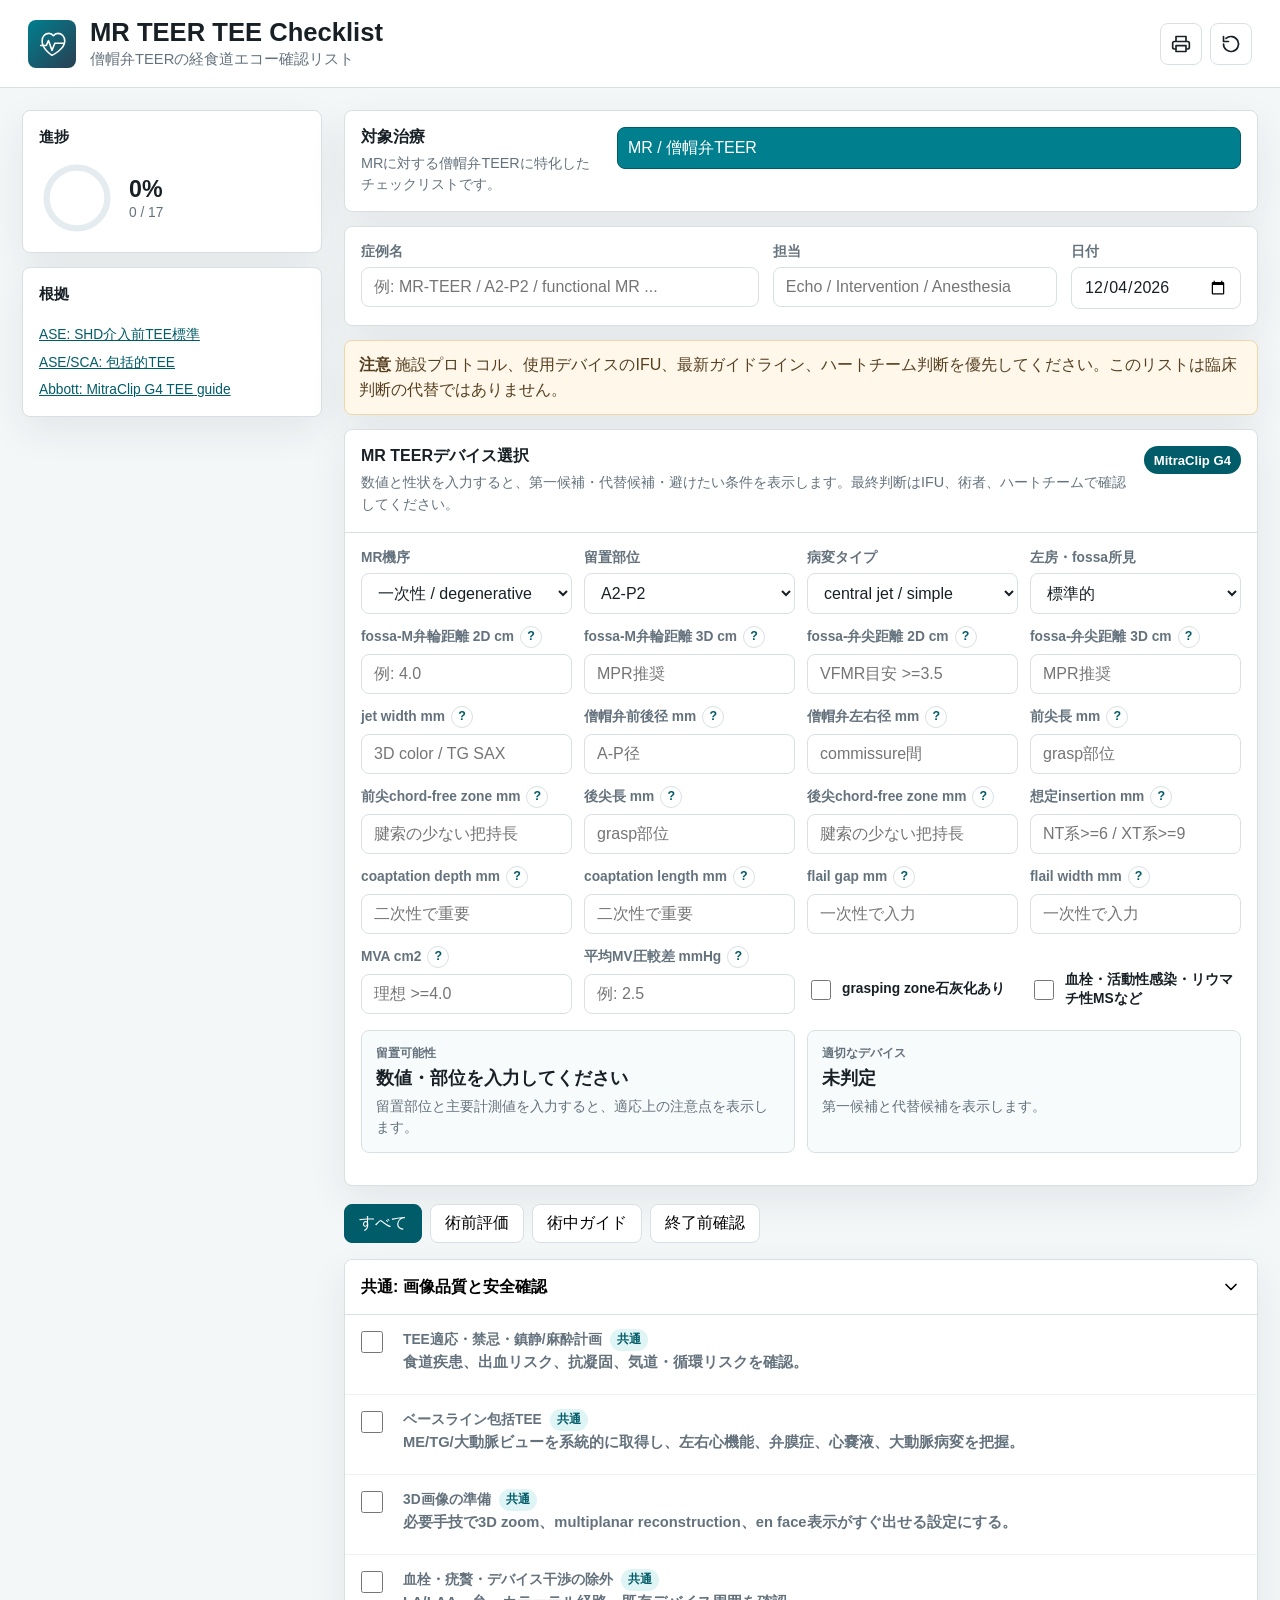
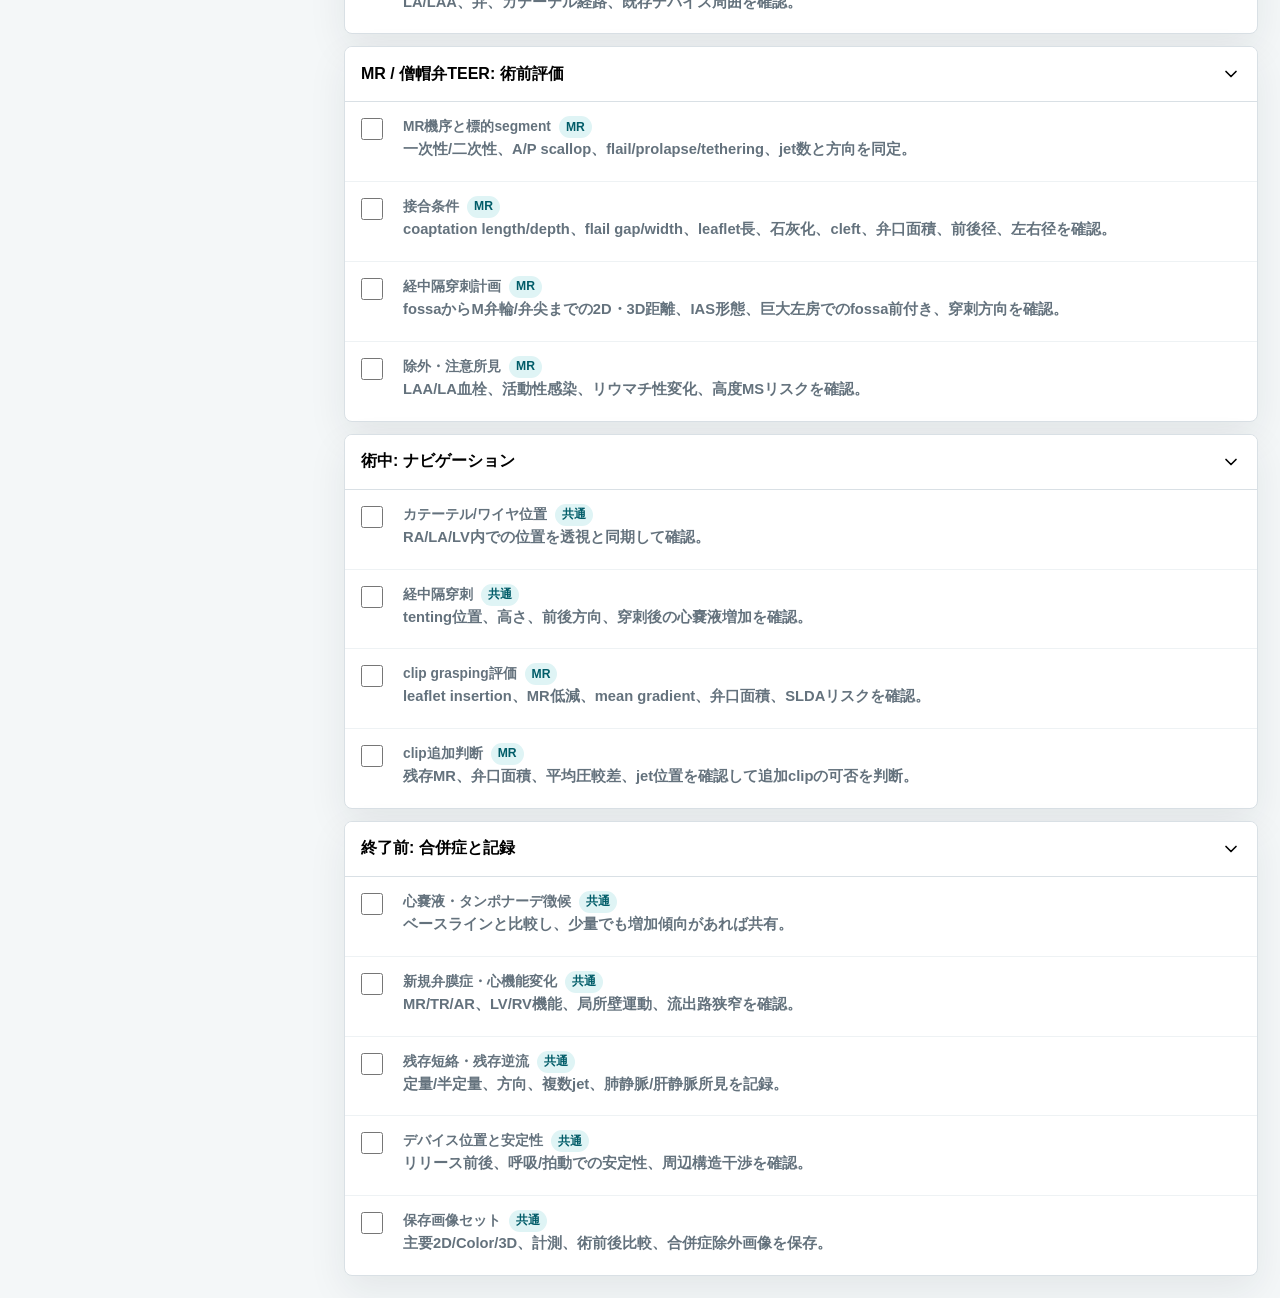
<file: index.html>
<!doctype html>
<html lang="ja">
  <head>
    <meta charset="utf-8" />
    <meta name="viewport" content="width=device-width, initial-scale=1" />
    <meta name="theme-color" content="#007f8f" />
    <meta name="apple-mobile-web-app-capable" content="yes" />
    <meta name="apple-mobile-web-app-title" content="SHD TEE" />
    <title>MR TEER TEE Checklist</title>
    <link rel="manifest" href="manifest.webmanifest" />
    <link rel="stylesheet" href="styles.css" />
  </head>
  <body>
    <header class="topbar">
      <div class="brand">
        <div class="mark" aria-hidden="true">
          <svg viewBox="0 0 48 48" role="img">
            <path d="M24 40s-14-8.6-14-20.4C10 13.4 14.1 9 19.6 9c3.1 0 5.1 1.5 6.4 3.3C27.3 10.5 29.3 9 32.4 9 37.9 9 42 13.4 42 19.6 42 31.4 24 40 24 40z" />
            <path d="M8 26h8l3-7 5 14 4-10h12" />
          </svg>
        </div>
        <div>
          <h1>MR TEER TEE Checklist</h1>
          <p>僧帽弁TEERの経食道エコー確認リスト</p>
        </div>
      </div>
      <div class="actions">
        <button id="printBtn" class="icon-button" type="button" aria-label="印刷">
          <svg viewBox="0 0 24 24" aria-hidden="true"><path d="M6 9V3h12v6M6 18H4a2 2 0 0 1-2-2v-5a2 2 0 0 1 2-2h16a2 2 0 0 1 2 2v5a2 2 0 0 1-2 2h-2M6 14h12v7H6z"/></svg>
        </button>
        <button id="resetBtn" class="icon-button danger" type="button" aria-label="リセット">
          <svg viewBox="0 0 24 24" aria-hidden="true"><path d="M3 12a9 9 0 1 0 3-6.7M3 3v6h6"/></svg>
        </button>
      </div>
    </header>

    <main class="layout">
      <aside class="sidebar" aria-label="進捗と根拠">
        <section class="panel compact">
          <h2>進捗</h2>
          <div class="progress-ring" aria-live="polite">
            <svg viewBox="0 0 120 120" aria-hidden="true">
              <circle class="track" cx="60" cy="60" r="48"></circle>
              <circle id="progressArc" class="arc" cx="60" cy="60" r="48"></circle>
            </svg>
            <div>
              <strong id="progressText">0%</strong>
              <span id="progressCount">0 / 0</span>
            </div>
          </div>
        </section>
        <section class="panel compact references">
          <h2>根拠</h2>
          <a href="https://www.asecho.org/guideline/tee-screening-for-structural-heart-intervention/" target="_blank" rel="noreferrer">ASE: SHD介入前TEE標準</a>
          <a href="https://www.asecho.org/guideline/comprehensive-tee/" target="_blank" rel="noreferrer">ASE/SCA: 包括的TEE</a>
          <a href="https://www.structuralheart.abbott/int/fileadmin/content/Solutions-Products/Mitraclip/MitraClip_G4_TEE_Echo_Acquisition_Guide_MAT-2004722_v2.0_OUS.pdf" target="_blank" rel="noreferrer">Abbott: MitraClip G4 TEE guide</a>
        </section>
      </aside>

      <section class="workspace">
        <section class="procedure-panel">
          <div>
            <h2>対象治療</h2>
            <p>MRに対する僧帽弁TEERに特化したチェックリストです。</p>
          </div>
          <div id="procedureList" class="procedure-list"></div>
        </section>

        <section class="summary">
          <div>
            <label for="caseName">症例名</label>
            <input id="caseName" type="text" placeholder="例: MR-TEER / A2-P2 / functional MR ..." />
          </div>
          <div>
            <label for="operator">担当</label>
            <input id="operator" type="text" placeholder="Echo / Intervention / Anesthesia" />
          </div>
          <div>
            <label for="caseDate">日付</label>
            <input id="caseDate" type="date" />
          </div>
        </section>

        <div class="notice">
          <strong>注意</strong>
          施設プロトコル、使用デバイスのIFU、最新ガイドライン、ハートチーム判断を優先してください。このリストは臨床判断の代替ではありません。
        </div>

        <section id="teerPlanner" class="planner" aria-live="polite">
          <div class="planner-head">
            <div>
              <h2 id="plannerTitle">デバイス選択</h2>
              <p id="plannerIntro">数値と留置部位から、第一候補・代替候補・避けたい条件を表示します。最終判断はIFU、術者、ハートチームで確認してください。</p>
            </div>
            <span id="plannerDevice" class="device-pill">MitraClip G4</span>
          </div>

          <div id="mitralPlanner" class="planner-body">
            <div class="form-grid">
              <div>
                <label for="mrEtiology">MR機序</label>
                <select id="mrEtiology" data-plan-field="mrEtiology">
                  <option value="primary">一次性 / degenerative</option>
                  <option value="vfmr">VFMR / ventricular functional</option>
                  <option value="afmr">AFMR / atrial functional</option>
                  <option value="secondary">二次性 / functional</option>
                </select>
              </div>
              <div>
                <label for="mvTarget">留置部位</label>
                <select id="mvTarget" data-plan-field="mvTarget">
                  <option value="a2p2">A2-P2</option>
                  <option value="a1p1">A1-P1</option>
                  <option value="a3p3">A3-P3</option>
                  <option value="commissure">交連近傍</option>
                  <option value="cleft">cleft / perforation近傍</option>
                </select>
              </div>
              <div>
                <label for="mrLesion">病変タイプ</label>
                <select id="mrLesion" data-plan-field="mrLesion">
                  <option value="simple">central jet / simple</option>
                  <option value="flail">flail / prolapse</option>
                  <option value="wide">wide jet / multiple jet</option>
                  <option value="tethering">tethering優位</option>
                  <option value="calcified">石灰化・肥厚あり</option>
                </select>
              </div>
              <div>
                <label for="laFossaPattern">左房・fossa所見</label>
                <select id="laFossaPattern" data-plan-field="laFossaPattern">
                  <option value="standard">標準的</option>
                  <option value="largeLa">巨大左房 / AFMR疑い</option>
                  <option value="anteriorFossa">fossa前付き</option>
                  <option value="lowFossa">fossa低位</option>
                  <option value="aneurysmalSeptum">IAS瘤状 / floppy</option>
                </select>
              </div>
              <div>
                <div class="label-help-row">
                  <label for="fossaAnnulus2d" class="with-help">fossa-M弁輪距離 2D cm</label>
                  <details class="inline-help" data-help-field="fossaAnnulus2d"><summary aria-label="fossaからM弁輪までの2D距離">?</summary><div class="inline-help-card text-only"><p><strong>fossa-M弁輪距離 2D</strong><br>ME bicavalでtenting位置を決め、orthogonal viewで僧帽弁輪平面までの高さをcmで見ます。TEERではmmではなくcm単位で扱います。</p></div></details>
                </div>
                <input id="fossaAnnulus2d" data-plan-field="fossaAnnulus2d" type="number" min="0" step="0.1" placeholder="例: 4.0" />
              </div>
              <div>
                <div class="label-help-row">
                  <label for="fossaAnnulus3d" class="with-help">fossa-M弁輪距離 3D cm</label>
                  <details class="inline-help" data-help-field="fossaAnnulus3d"><summary aria-label="fossaからM弁輪までの3D距離">?</summary><div class="inline-help-card text-only"><p><strong>fossa-M弁輪距離 3D</strong><br>3D/MPRでtenting点から僧帽弁輪平面までの距離を確認します。2Dと差がある場合は3Dで前後・上下方向を再確認します。</p></div></details>
                </div>
                <input id="fossaAnnulus3d" data-plan-field="fossaAnnulus3d" type="number" min="0" step="0.1" placeholder="MPR推奨" />
              </div>
              <div>
                <div class="label-help-row">
                  <label for="fossaLeaflet2d" class="with-help">fossa-弁尖距離 2D cm</label>
                  <details class="inline-help" data-help-field="fossaLeaflet2d"><summary aria-label="fossaから弁尖までの2D距離">?</summary><div class="inline-help-card text-only"><p><strong>fossa-弁尖距離 2D</strong><br>tenting点から標的coaptation/弁尖把持部位までの作業距離をcmで見ます。VFMRでは3.5 cm以上をひとつの目安にします。</p></div></details>
                </div>
                <input id="fossaLeaflet2d" data-plan-field="fossaLeaflet2d" type="number" min="0" step="0.1" placeholder="VFMR目安 >=3.5" />
              </div>
              <div>
                <div class="label-help-row">
                  <label for="fossaLeaflet3d" class="with-help">fossa-弁尖距離 3D cm</label>
                  <details class="inline-help" data-help-field="fossaLeaflet3d"><summary aria-label="fossaから弁尖までの3D距離">?</summary><div class="inline-help-card text-only"><p><strong>fossa-弁尖距離 3D</strong><br>3D/MPRでtenting点から標的弁尖までの距離と軸を確認します。弁尖まで3.5 cm未満ではsteering余裕が少ない可能性があります。</p></div></details>
                </div>
                <input id="fossaLeaflet3d" data-plan-field="fossaLeaflet3d" type="number" min="0" step="0.1" placeholder="MPR推奨" />
              </div>
              <div>
                <div class="label-help-row">
                  <label for="mrJetWidth" class="with-help">jet width mm</label>
                  <details class="inline-help" data-help-field="mrJetWidth"><summary aria-label="MR jet widthの測定位置">?</summary><div class="inline-help-card text-only"><p><strong>MR jet width</strong><br>color Dopplerで標的jetの幅を、leaflet接合線に近い位置で測ります。広いjetや複数jetではwide clipや複数clipを考えます。</p></div></details>
                </div>
                <input id="mrJetWidth" data-plan-field="mrJetWidth" type="number" min="0" step="0.1" placeholder="3D color / TG SAX" />
              </div>
              <div>
                <div class="label-help-row">
                  <label for="mvApDiameter" class="with-help">僧帽弁前後径 mm</label>
                  <details class="inline-help" data-help-field="mvApDiameter"><summary aria-label="僧帽弁前後径の測定位置">?</summary><div class="inline-help-card text-only"><p><strong>僧帽弁前後径</strong><br>3D en faceまたはMPRで僧帽弁輪の前後方向を測ります。弁口が小さい場合は術後MSリスクを意識します。</p></div></details>
                </div>
                <input id="mvApDiameter" data-plan-field="mvApDiameter" type="number" min="0" step="0.1" placeholder="A-P径" />
              </div>
              <div>
                <div class="label-help-row">
                  <label for="mvCommissuralDiameter" class="with-help">僧帽弁左右径 mm</label>
                  <details class="inline-help" data-help-field="mvCommissuralDiameter"><summary aria-label="僧帽弁左右径の測定位置">?</summary><div class="inline-help-card text-only"><p><strong>僧帽弁左右径</strong><br>3D en faceまたはMPRで交連間方向を測ります。wide clipや複数clipを置く余地の確認に使います。</p></div></details>
                </div>
                <input id="mvCommissuralDiameter" data-plan-field="mvCommissuralDiameter" type="number" min="0" step="0.1" placeholder="commissure間" />
              </div>
              <div>
                <div class="label-help-row">
                  <label for="anteriorLeaflet" class="with-help">前尖長 mm</label>
                  <details class="inline-help" data-help-field="anteriorLeaflet"><summary aria-label="前尖長の測定位置">?</summary><div class="inline-help-card text-only"><p><strong>前尖長</strong><br>grasp予定部位で、自由縁から弁尖基部方向へ使える長さを見ます。短いと把持量が不足します。</p></div></details>
                </div>
                <input id="anteriorLeaflet" data-plan-field="anteriorLeaflet" type="number" min="0" step="0.1" placeholder="grasp部位" />
              </div>
              <div>
                <div class="label-help-row">
                  <label for="anteriorChordFreeZone" class="with-help">前尖chord-free zone mm</label>
                  <details class="inline-help" data-help-field="anteriorChordFreeZone"><summary aria-label="前尖chord-free zoneの測定位置">?</summary><div class="inline-help-card text-only"><p><strong>前尖chord-free zone</strong><br>前尖の把持予定部位で、太い腱索が少なくclip armに安全に入れられる長さを見ます。短い場合はXT系よりNT系を優先し、腱索巻き込みを避けます。</p></div></details>
                </div>
                <input id="anteriorChordFreeZone" data-plan-field="anteriorChordFreeZone" type="number" min="0" step="0.1" placeholder="腱索の少ない把持長" />
              </div>
              <div>
                <div class="label-help-row">
                  <label for="posteriorLeaflet" class="with-help">後尖長 mm</label>
                  <details class="inline-help" data-help-field="posteriorLeaflet"><summary aria-label="後尖長の測定位置">?</summary><div class="inline-help-card text-only"><p><strong>後尖長</strong><br>grasp予定部位で、自由縁から弁尖基部方向へ使える長さを見ます。後尖が短い病変ではclip保持に注意します。</p></div></details>
                </div>
                <input id="posteriorLeaflet" data-plan-field="posteriorLeaflet" type="number" min="0" step="0.1" placeholder="grasp部位" />
              </div>
              <div>
                <div class="label-help-row">
                  <label for="posteriorChordFreeZone" class="with-help">後尖chord-free zone mm</label>
                  <details class="inline-help" data-help-field="posteriorChordFreeZone"><summary aria-label="後尖chord-free zoneの測定位置">?</summary><div class="inline-help-card text-only"><p><strong>後尖chord-free zone</strong><br>後尖の把持予定部位で、太い腱索が少なくclip armに安全に入れられる長さを見ます。短い場合は把持量不足や腱索巻き込みに注意し、NT系や留置部位の再検討を優先します。</p></div></details>
                </div>
                <input id="posteriorChordFreeZone" data-plan-field="posteriorChordFreeZone" type="number" min="0" step="0.1" placeholder="腱索の少ない把持長" />
              </div>
              <div>
                <div class="label-help-row">
                  <label for="leafletInsertion" class="with-help">想定insertion mm</label>
                  <details class="inline-help" data-help-field="leafletInsertion"><summary aria-label="leaflet insertionの測定位置">?</summary><div class="inline-help-card text-only"><p><strong>leaflet insertion</strong><br>clip arm上に入る弁尖長の見込みです。NT/NTWはおおむね6 mm以上、XT/XTWは9 mm以上を目安にします。</p></div></details>
                </div>
                <input id="leafletInsertion" data-plan-field="leafletInsertion" type="number" min="0" step="0.1" placeholder="NT系>=6 / XT系>=9" />
              </div>
              <div>
                <div class="label-help-row">
                  <label for="coaptationDepth" class="with-help">coaptation depth mm</label>
                  <details class="inline-help" data-help-field="coaptationDepth"><summary aria-label="coaptation depthの測定位置">?</summary><div class="inline-help-card text-only"><p><strong>coaptation depth</strong><br>僧帽弁輪平面からcoaptation pointまでの深さです。二次性MRでtetheringが強いほど深くなります。</p></div></details>
                </div>
                <input id="coaptationDepth" data-plan-field="coaptationDepth" type="number" min="0" step="0.1" placeholder="二次性で重要" />
              </div>
              <div>
                <div class="label-help-row">
                  <label for="coaptationLength" class="with-help">coaptation length mm</label>
                  <details class="inline-help" data-help-field="coaptationLength"><summary aria-label="coaptation lengthの測定位置">?</summary><div class="inline-help-card text-only"><p><strong>coaptation length</strong><br>前尖と後尖が重なっている長さです。短いとgraspが難しくなります。</p></div></details>
                </div>
                <input id="coaptationLength" data-plan-field="coaptationLength" type="number" min="0" step="0.1" placeholder="二次性で重要" />
              </div>
              <div>
                <div class="label-help-row">
                  <label for="flailGap" class="with-help">flail gap mm</label>
                  <details class="inline-help" data-help-field="flailGap"><summary aria-label="flail gapの測定位置">?</summary><div class="inline-help-card text-only"><p><strong>flail gap</strong><br>flail leaflet先端と対側弁尖接合点までの距離です。gapが大きいとXT系や複数clipを考えます。</p></div></details>
                </div>
                <input id="flailGap" data-plan-field="flailGap" type="number" min="0" step="0.1" placeholder="一次性で入力" />
              </div>
              <div>
                <div class="label-help-row">
                  <label for="flailWidth" class="with-help">flail width mm</label>
                  <details class="inline-help" data-help-field="flailWidth"><summary aria-label="flail widthの測定位置">?</summary><div class="inline-help-card text-only"><p><strong>flail width</strong><br>flailしている幅をcommissure方向に測ります。幅が広いとwide clipや複数clipを検討します。</p></div></details>
                </div>
                <input id="flailWidth" data-plan-field="flailWidth" type="number" min="0" step="0.1" placeholder="一次性で入力" />
              </div>
              <div>
                <div class="label-help-row">
                  <label for="mva" class="with-help">MVA cm2</label>
                  <details class="inline-help" data-help-field="mva"><summary aria-label="MVAの測定位置">?</summary><div class="inline-help-card text-only"><p><strong>MVA</strong><br>3D planimetryまたはPHTなどで僧帽弁口面積を確認します。小さい場合は術後MSリスクに注意します。</p></div></details>
                </div>
                <input id="mva" data-plan-field="mva" type="number" min="0" step="0.1" placeholder="理想 >=4.0" />
              </div>
              <div>
                <div class="label-help-row">
                  <label for="mvGradient" class="with-help">平均MV圧較差 mmHg</label>
                  <details class="inline-help" data-help-field="mvGradient"><summary aria-label="平均MV圧較差の測定位置">?</summary><div class="inline-help-card text-only"><p><strong>平均MV圧較差</strong><br>PW/CW Dopplerで僧帽弁流入の平均圧較差を測ります。心拍数とflow依存性も一緒に確認します。</p></div></details>
                </div>
                <input id="mvGradient" data-plan-field="mvGradient" type="number" min="0" step="0.1" placeholder="例: 2.5" />
              </div>
              <label class="checkline">
                <input id="graspCalcification" data-plan-field="graspCalcification" type="checkbox" />
                grasping zone石灰化あり
              </label>
              <label class="checkline">
                <input id="contraMitral" data-plan-field="contraMitral" type="checkbox" />
                血栓・活動性感染・リウマチ性MSなど
              </label>
            </div>
          </div>

          <div id="tricuspidPlanner" class="planner-body" hidden>
            <div class="form-grid">
              <div>
                <label for="tvTarget">留置部位</label>
                <select id="tvTarget" data-plan-field="tvTarget">
                  <option value="as">前尖-中隔尖</option>
                  <option value="ps">後尖-中隔尖</option>
                  <option value="ap">前尖-後尖</option>
                  <option value="central">central / multi-clip</option>
                </select>
              </div>
              <div>
                <label for="tvJet">TR jet位置</label>
                <select id="tvJet" data-plan-field="tvJet">
                  <option value="anteroseptal">anteroseptal / central</option>
                  <option value="posteroseptal">posteroseptal</option>
                  <option value="anteroposterior">anteroposterior / commissural</option>
                </select>
              </div>
              <div>
                <label for="tvMorphology">弁形態</label>
                <select id="tvMorphology" data-plan-field="tvMorphology">
                  <option value="trileaflet">trileaflet</option>
                  <option value="quad">4尖以上 / complex</option>
                  <option value="restricted">高度tethering / restriction</option>
                </select>
              </div>
              <div>
                <label for="tvGap">coaptation gap mm</label>
                <input id="tvGap" data-plan-field="tvGap" type="number" min="0" step="0.1" placeholder="septo-lateral" />
              </div>
              <div>
                <label for="tvLeafletLength">標的弁尖長 mm</label>
                <input id="tvLeafletLength" data-plan-field="tvLeafletLength" type="number" min="0" step="0.1" placeholder="grasp部位" />
              </div>
              <div>
                <label for="trVenaContracta">VC幅 mm</label>
                <input id="trVenaContracta" data-plan-field="trVenaContracta" type="number" min="0" step="0.1" placeholder="TR jet幅" />
              </div>
              <div>
                <label for="tvTethering">tethering height mm</label>
                <input id="tvTethering" data-plan-field="tvTethering" type="number" min="0" step="0.1" placeholder="例: 7" />
              </div>
              <div>
                <label for="tvGradient">平均TV圧較差 mmHg</label>
                <input id="tvGradient" data-plan-field="tvGradient" type="number" min="0" step="0.1" placeholder="例: 1.5" />
              </div>
              <div>
                <label for="pasp">PASP mmHg</label>
                <input id="pasp" data-plan-field="pasp" type="number" min="0" step="1" placeholder="例: 45" />
              </div>
              <label class="checkline">
                <input id="leadImpingement" data-plan-field="leadImpingement" type="checkbox" />
                リードimpingement / adhesionあり
              </label>
              <label class="checkline">
                <input id="poorTvImage" data-plan-field="poorTvImage" type="checkbox" />
                TEE画像追跡が不十分
              </label>
            </div>
          </div>

          <div id="laaoPlanner" class="planner-body" hidden>
            <div class="form-grid">
              <div>
                <label for="laaoDeviceFamily">デバイス</label>
                <select id="laaoDeviceFamily" data-plan-field="laaoDeviceFamily">
                  <option value="watchman">WATCHMAN FLX Pro</option>
                  <option value="amulet">Amulet</option>
                </select>
              </div>
              <div>
                <label for="laaMaxOstium">最大ostium径 mm</label>
                <input id="laaMaxOstium" data-plan-field="laaMaxOstium" type="number" min="0" step="0.1" placeholder="0/45/90/135最大" />
              </div>
              <div>
                <label for="laaLanding">landing zone径 mm</label>
                <input id="laaLanding" data-plan-field="laaLanding" type="number" min="0" step="0.1" placeholder="Amuletで重視" />
              </div>
              <div>
                <label for="laaDepth">LAA depth mm</label>
                <input id="laaDepth" data-plan-field="laaDepth" type="number" min="0" step="0.1" placeholder="使用デバイスに必要" />
              </div>
              <div>
                <label for="laaMorphology">形態</label>
                <select id="laaMorphology" data-plan-field="laaMorphology">
                  <option value="single">single lobe / chicken wing以外</option>
                  <option value="chicken">chicken wing / shallow bend</option>
                  <option value="multi">multi-lobe</option>
                  <option value="shallow">浅いLAA</option>
                </select>
              </div>
              <label class="checkline">
                <input id="laaThrombus" data-plan-field="laaThrombus" type="checkbox" />
                LAA thrombus / sludgeあり
              </label>
              <label class="checkline">
                <input id="laaRidgeConcern" data-plan-field="laaRidgeConcern" type="checkbox" />
                ridge・LUPV・MV干渉懸念
              </label>
            </div>
          </div>

          <div id="tavrPlanner" class="planner-body" hidden>
            <div class="form-grid">
              <div>
                <label for="tavrValveFamily">弁種</label>
                <select id="tavrValveFamily" data-plan-field="tavrValveFamily">
                  <option value="sapien">SAPIEN 3 Ultra RESILIA</option>
                  <option value="evolut">Evolut FX / PRO+</option>
                </select>
              </div>
              <div>
                <label for="annulusArea">弁輪area mm2</label>
                <input id="annulusArea" data-plan-field="annulusArea" type="number" min="0" step="1" placeholder="CT area" />
              </div>
              <div>
                <label for="annulusDiameter">area-derived径 mm</label>
                <input id="annulusDiameter" data-plan-field="annulusDiameter" type="number" min="0" step="0.1" placeholder="または平均径" />
              </div>
              <div>
                <label for="annulusPerimeter">perimeter mm</label>
                <input id="annulusPerimeter" data-plan-field="annulusPerimeter" type="number" min="0" step="0.1" placeholder="Evolutで有用" />
              </div>
              <div>
                <label for="coronaryHeight">冠動脈高 mm</label>
                <input id="coronaryHeight" data-plan-field="coronaryHeight" type="number" min="0" step="0.1" placeholder="低冠動脈に注意" />
              </div>
              <div>
                <label for="sovDiameter">SOV径 mm</label>
                <input id="sovDiameter" data-plan-field="sovDiameter" type="number" min="0" step="0.1" placeholder="Valsalva" />
              </div>
              <div>
                <label for="avMorphology">弁形態</label>
                <select id="avMorphology" data-plan-field="avMorphology">
                  <option value="tricuspid">三尖AS</option>
                  <option value="bicuspid">二尖弁</option>
                  <option value="purear">pure AR</option>
                  <option value="vinv">valve-in-valve</option>
                </select>
              </div>
              <div>
                <label for="lvotCalcium">LVOT/弁輪石灰化</label>
                <select id="lvotCalcium" data-plan-field="lvotCalcium">
                  <option value="none">なし/軽度</option>
                  <option value="moderate">中等度</option>
                  <option value="severe">高度・偏在</option>
                </select>
              </div>
            </div>
          </div>

          <div id="septalPlanner" class="planner-body" hidden>
            <div class="form-grid">
              <div>
                <label for="septalType">閉鎖対象</label>
                <select id="septalType" data-plan-field="septalType">
                  <option value="pfo">PFO</option>
                  <option value="asd">secundum ASD</option>
                </select>
              </div>
              <div>
                <label for="pfoTunnel">PFO tunnel長 mm</label>
                <input id="pfoTunnel" data-plan-field="pfoTunnel" type="number" min="0" step="0.1" placeholder="PFOで入力" />
              </div>
              <div>
                <label for="pfoSeparation">PFO separation mm</label>
                <input id="pfoSeparation" data-plan-field="pfoSeparation" type="number" min="0" step="0.1" placeholder="PFO開大幅" />
              </div>
              <div>
                <label for="asdDiameter">ASD径 / stop-flow径 mm</label>
                <input id="asdDiameter" data-plan-field="asdDiameter" type="number" min="0" step="0.1" placeholder="ASDで入力" />
              </div>
              <div>
                <label for="aorticRim">aortic rim mm</label>
                <input id="aorticRim" data-plan-field="aorticRim" type="number" min="0" step="0.1" placeholder="欠損可" />
              </div>
              <div>
                <label for="posteriorRim">posterior rim mm</label>
                <input id="posteriorRim" data-plan-field="posteriorRim" type="number" min="0" step="0.1" placeholder=">=5が目安" />
              </div>
              <div>
                <label for="ivcRim">IVC rim mm</label>
                <input id="ivcRim" data-plan-field="ivcRim" type="number" min="0" step="0.1" placeholder=">=5が目安" />
              </div>
              <div>
                <label for="shuntGrade">shunt / 欠損形態</label>
                <select id="shuntGrade" data-plan-field="shuntGrade">
                  <option value="small">small / single</option>
                  <option value="large">large shunt</option>
                  <option value="asa">ASAあり</option>
                  <option value="multi">多孔性 / fenestrated</option>
                </select>
              </div>
            </div>
          </div>

          <div class="planner-results">
            <div id="eligibilityCard" class="result-card">
              <span class="result-label">留置可能性</span>
              <strong id="eligibilityText">計測値を入力してください</strong>
              <p id="eligibilityDetail">主要項目を入力すると、適応上の注意点を表示します。</p>
            </div>
            <div id="clipCard" class="result-card">
              <span class="result-label">適切なデバイス</span>
              <strong id="clipText">未判定</strong>
              <p id="clipDetail">第一候補と代替候補を表示します。</p>
            </div>
          </div>

          <div id="criteriaList" class="criteria-list"></div>
        </section>

        <nav class="tabs" aria-label="チェックリスト分類">
          <button class="tab active" type="button" data-tab="all">すべて</button>
          <button class="tab" type="button" data-tab="pre">術前評価</button>
          <button class="tab" type="button" data-tab="intra">術中ガイド</button>
          <button class="tab" type="button" data-tab="post">終了前確認</button>
        </nav>

        <section id="checklist" class="checklist" aria-live="polite"></section>
      </section>
    </main>

    <template id="sectionTemplate">
      <article class="check-section">
        <button class="section-head" type="button">
          <span></span>
          <svg viewBox="0 0 24 24" aria-hidden="true"><path d="m6 9 6 6 6-6"/></svg>
        </button>
        <div class="items"></div>
      </article>
    </template>

    <dialog id="helpDialog" class="help-dialog" aria-labelledby="helpTitle">
      <div class="help-head">
        <h2 id="helpTitle">測定ヘルプ</h2>
        <button id="helpClose" class="icon-button" type="button" aria-label="閉じる">
          <svg viewBox="0 0 24 24" aria-hidden="true"><path d="M18 6 6 18M6 6l12 12"/></svg>
        </button>
      </div>
      <div id="helpFigure" class="help-figure"></div>
      <p id="helpText" class="help-text"></p>
    </dialog>

    <script src="app.js"></script>
  </body>
</html>
</file>
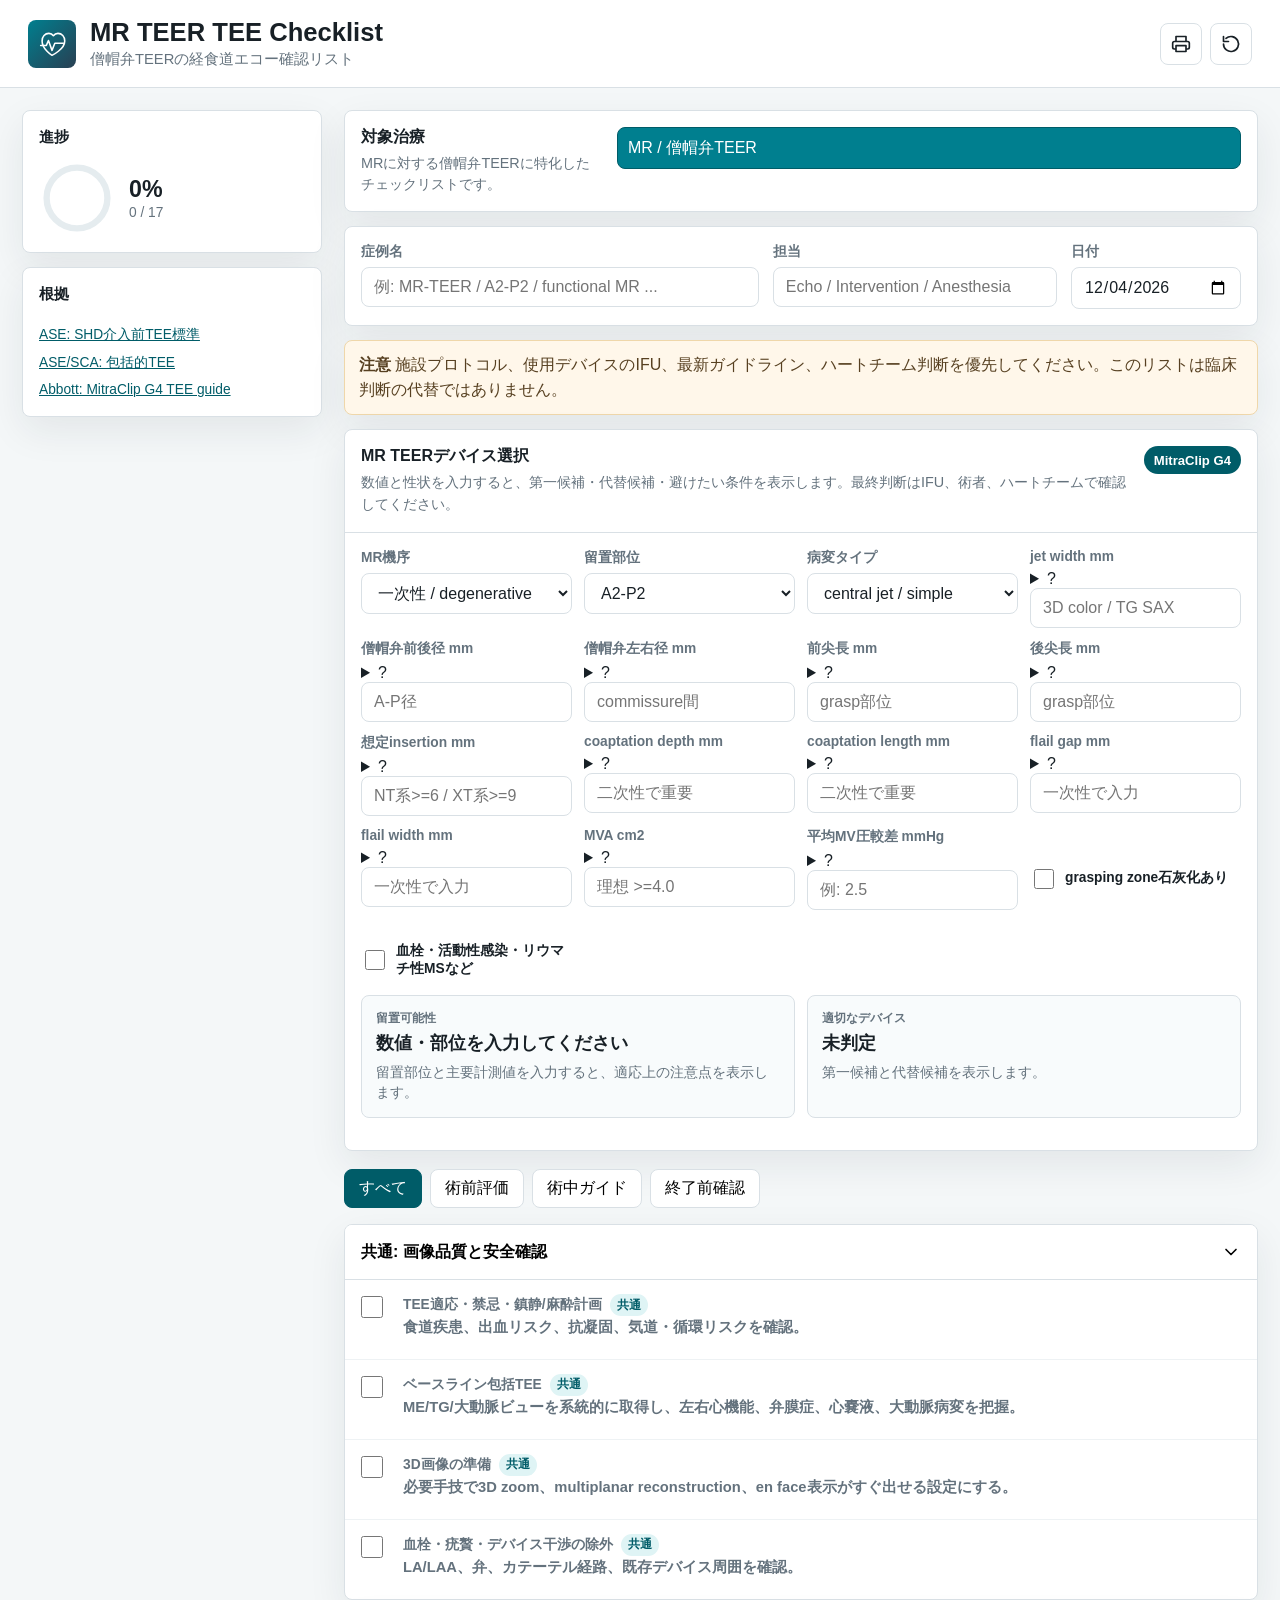
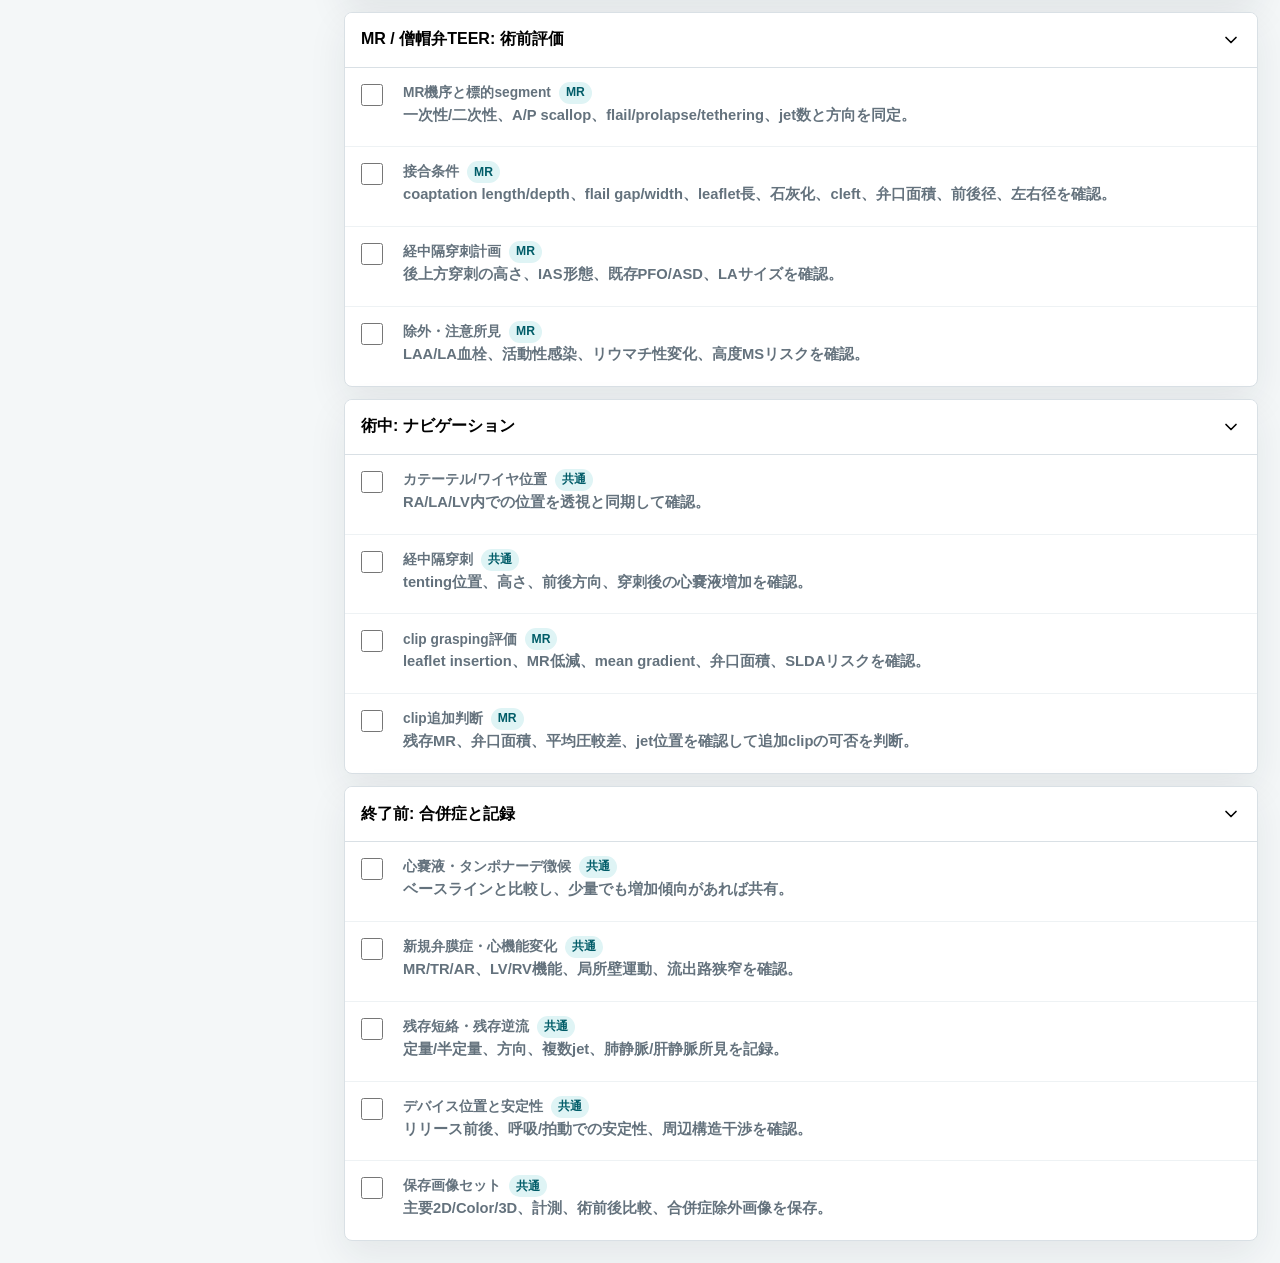
<file: shd-tee-checklist-github-pages-files/index.html>
<!doctype html>
<html lang="ja">
  <head>
    <meta charset="utf-8" />
    <meta name="viewport" content="width=device-width, initial-scale=1" />
    <meta name="theme-color" content="#007f8f" />
    <meta name="apple-mobile-web-app-capable" content="yes" />
    <meta name="apple-mobile-web-app-title" content="SHD TEE" />
    <title>MR TEER TEE Checklist</title>
    <link rel="manifest" href="manifest.webmanifest" />
    <link rel="stylesheet" href="styles.css" />
  </head>
  <body>
    <header class="topbar">
      <div class="brand">
        <div class="mark" aria-hidden="true">
          <svg viewBox="0 0 48 48" role="img">
            <path d="M24 40s-14-8.6-14-20.4C10 13.4 14.1 9 19.6 9c3.1 0 5.1 1.5 6.4 3.3C27.3 10.5 29.3 9 32.4 9 37.9 9 42 13.4 42 19.6 42 31.4 24 40 24 40z" />
            <path d="M8 26h8l3-7 5 14 4-10h12" />
          </svg>
        </div>
        <div>
          <h1>MR TEER TEE Checklist</h1>
          <p>僧帽弁TEERの経食道エコー確認リスト</p>
        </div>
      </div>
      <div class="actions">
        <button id="printBtn" class="icon-button" type="button" aria-label="印刷">
          <svg viewBox="0 0 24 24" aria-hidden="true"><path d="M6 9V3h12v6M6 18H4a2 2 0 0 1-2-2v-5a2 2 0 0 1 2-2h16a2 2 0 0 1 2 2v5a2 2 0 0 1-2 2h-2M6 14h12v7H6z"/></svg>
        </button>
        <button id="resetBtn" class="icon-button danger" type="button" aria-label="リセット">
          <svg viewBox="0 0 24 24" aria-hidden="true"><path d="M3 12a9 9 0 1 0 3-6.7M3 3v6h6"/></svg>
        </button>
      </div>
    </header>

    <main class="layout">
      <aside class="sidebar" aria-label="進捗と根拠">
        <section class="panel compact">
          <h2>進捗</h2>
          <div class="progress-ring" aria-live="polite">
            <svg viewBox="0 0 120 120" aria-hidden="true">
              <circle class="track" cx="60" cy="60" r="48"></circle>
              <circle id="progressArc" class="arc" cx="60" cy="60" r="48"></circle>
            </svg>
            <div>
              <strong id="progressText">0%</strong>
              <span id="progressCount">0 / 0</span>
            </div>
          </div>
        </section>
        <section class="panel compact references">
          <h2>根拠</h2>
          <a href="https://www.asecho.org/guideline/tee-screening-for-structural-heart-intervention/" target="_blank" rel="noreferrer">ASE: SHD介入前TEE標準</a>
          <a href="https://www.asecho.org/guideline/comprehensive-tee/" target="_blank" rel="noreferrer">ASE/SCA: 包括的TEE</a>
          <a href="https://www.structuralheart.abbott/int/fileadmin/content/Solutions-Products/Mitraclip/MitraClip_G4_TEE_Echo_Acquisition_Guide_MAT-2004722_v2.0_OUS.pdf" target="_blank" rel="noreferrer">Abbott: MitraClip G4 TEE guide</a>
        </section>
      </aside>

      <section class="workspace">
        <section class="procedure-panel">
          <div>
            <h2>対象治療</h2>
            <p>MRに対する僧帽弁TEERに特化したチェックリストです。</p>
          </div>
          <div id="procedureList" class="procedure-list"></div>
        </section>

        <section class="summary">
          <div>
            <label for="caseName">症例名</label>
            <input id="caseName" type="text" placeholder="例: MR-TEER / A2-P2 / functional MR ..." />
          </div>
          <div>
            <label for="operator">担当</label>
            <input id="operator" type="text" placeholder="Echo / Intervention / Anesthesia" />
          </div>
          <div>
            <label for="caseDate">日付</label>
            <input id="caseDate" type="date" />
          </div>
        </section>

        <div class="notice">
          <strong>注意</strong>
          施設プロトコル、使用デバイスのIFU、最新ガイドライン、ハートチーム判断を優先してください。このリストは臨床判断の代替ではありません。
        </div>

        <section id="teerPlanner" class="planner" aria-live="polite">
          <div class="planner-head">
            <div>
              <h2 id="plannerTitle">デバイス選択</h2>
              <p id="plannerIntro">数値と留置部位から、第一候補・代替候補・避けたい条件を表示します。最終判断はIFU、術者、ハートチームで確認してください。</p>
            </div>
            <span id="plannerDevice" class="device-pill">MitraClip G4</span>
          </div>

          <div id="mitralPlanner" class="planner-body">
            <div class="form-grid">
              <div>
                <label for="mrEtiology">MR機序</label>
                <select id="mrEtiology" data-plan-field="mrEtiology">
                  <option value="primary">一次性 / degenerative</option>
                  <option value="secondary">二次性 / functional</option>
                </select>
              </div>
              <div>
                <label for="mvTarget">留置部位</label>
                <select id="mvTarget" data-plan-field="mvTarget">
                  <option value="a2p2">A2-P2</option>
                  <option value="a1p1">A1-P1</option>
                  <option value="a3p3">A3-P3</option>
                  <option value="commissure">交連近傍</option>
                  <option value="cleft">cleft / perforation近傍</option>
                </select>
              </div>
              <div>
                <label for="mrLesion">病変タイプ</label>
                <select id="mrLesion" data-plan-field="mrLesion">
                  <option value="simple">central jet / simple</option>
                  <option value="flail">flail / prolapse</option>
                  <option value="wide">wide jet / multiple jet</option>
                  <option value="tethering">tethering優位</option>
                  <option value="calcified">石灰化・肥厚あり</option>
                </select>
              </div>
              <div>
                <label for="mrJetWidth" class="with-help">jet width mm <button class="help-button" type="button" data-help-field="mrJetWidth" onclick="openHelpByField('mrJetWidth'); return false;" aria-label="MR jet widthの測定位置">?</button></label>
                <input id="mrJetWidth" data-plan-field="mrJetWidth" type="number" min="0" step="0.1" placeholder="3D color / TG SAX" />
              </div>
              <div>
                <label for="mvApDiameter" class="with-help">僧帽弁前後径 mm <button class="help-button" type="button" data-help-field="mvApDiameter" onclick="openHelpByField('mvApDiameter'); return false;" aria-label="僧帽弁前後径の測定位置">?</button></label>
                <input id="mvApDiameter" data-plan-field="mvApDiameter" type="number" min="0" step="0.1" placeholder="A-P径" />
              </div>
              <div>
                <label for="mvCommissuralDiameter" class="with-help">僧帽弁左右径 mm <button class="help-button" type="button" data-help-field="mvCommissuralDiameter" onclick="openHelpByField('mvCommissuralDiameter'); return false;" aria-label="僧帽弁左右径の測定位置">?</button></label>
                <input id="mvCommissuralDiameter" data-plan-field="mvCommissuralDiameter" type="number" min="0" step="0.1" placeholder="commissure間" />
              </div>
              <div>
                <label for="anteriorLeaflet" class="with-help">前尖長 mm <button class="help-button" type="button" data-help-field="anteriorLeaflet" onclick="openHelpByField('anteriorLeaflet'); return false;" aria-label="前尖長の測定位置">?</button></label>
                <input id="anteriorLeaflet" data-plan-field="anteriorLeaflet" type="number" min="0" step="0.1" placeholder="grasp部位" />
              </div>
              <div>
                <label for="posteriorLeaflet" class="with-help">後尖長 mm <button class="help-button" type="button" data-help-field="posteriorLeaflet" onclick="openHelpByField('posteriorLeaflet'); return false;" aria-label="後尖長の測定位置">?</button></label>
                <input id="posteriorLeaflet" data-plan-field="posteriorLeaflet" type="number" min="0" step="0.1" placeholder="grasp部位" />
              </div>
              <div>
                <label for="leafletInsertion" class="with-help">想定insertion mm <button class="help-button" type="button" data-help-field="leafletInsertion" onclick="openHelpByField('leafletInsertion'); return false;" aria-label="leaflet insertionの測定位置">?</button></label>
                <input id="leafletInsertion" data-plan-field="leafletInsertion" type="number" min="0" step="0.1" placeholder="NT系>=6 / XT系>=9" />
              </div>
              <div>
                <label for="coaptationDepth" class="with-help">coaptation depth mm <button class="help-button" type="button" data-help-field="coaptationDepth" onclick="openHelpByField('coaptationDepth'); return false;" aria-label="coaptation depthの測定位置">?</button></label>
                <input id="coaptationDepth" data-plan-field="coaptationDepth" type="number" min="0" step="0.1" placeholder="二次性で重要" />
              </div>
              <div>
                <label for="coaptationLength" class="with-help">coaptation length mm <button class="help-button" type="button" data-help-field="coaptationLength" onclick="openHelpByField('coaptationLength'); return false;" aria-label="coaptation lengthの測定位置">?</button></label>
                <input id="coaptationLength" data-plan-field="coaptationLength" type="number" min="0" step="0.1" placeholder="二次性で重要" />
              </div>
              <div>
                <label for="flailGap" class="with-help">flail gap mm <button class="help-button" type="button" data-help-field="flailGap" onclick="openHelpByField('flailGap'); return false;" aria-label="flail gapの測定位置">?</button></label>
                <input id="flailGap" data-plan-field="flailGap" type="number" min="0" step="0.1" placeholder="一次性で入力" />
              </div>
              <div>
                <label for="flailWidth" class="with-help">flail width mm <button class="help-button" type="button" data-help-field="flailWidth" onclick="openHelpByField('flailWidth'); return false;" aria-label="flail widthの測定位置">?</button></label>
                <input id="flailWidth" data-plan-field="flailWidth" type="number" min="0" step="0.1" placeholder="一次性で入力" />
              </div>
              <div>
                <label for="mva" class="with-help">MVA cm2 <button class="help-button" type="button" data-help-field="mva" onclick="openHelpByField('mva'); return false;" aria-label="MVAの測定位置">?</button></label>
                <input id="mva" data-plan-field="mva" type="number" min="0" step="0.1" placeholder="理想 >=4.0" />
              </div>
              <div>
                <label for="mvGradient" class="with-help">平均MV圧較差 mmHg <button class="help-button" type="button" data-help-field="mvGradient" onclick="openHelpByField('mvGradient'); return false;" aria-label="平均MV圧較差の測定位置">?</button></label>
                <input id="mvGradient" data-plan-field="mvGradient" type="number" min="0" step="0.1" placeholder="例: 2.5" />
              </div>
              <label class="checkline">
                <input id="graspCalcification" data-plan-field="graspCalcification" type="checkbox" />
                grasping zone石灰化あり
              </label>
              <label class="checkline">
                <input id="contraMitral" data-plan-field="contraMitral" type="checkbox" />
                血栓・活動性感染・リウマチ性MSなど
              </label>
            </div>
          </div>

          <div id="tricuspidPlanner" class="planner-body" hidden>
            <div class="form-grid">
              <div>
                <label for="tvTarget">留置部位</label>
                <select id="tvTarget" data-plan-field="tvTarget">
                  <option value="as">前尖-中隔尖</option>
                  <option value="ps">後尖-中隔尖</option>
                  <option value="ap">前尖-後尖</option>
                  <option value="central">central / multi-clip</option>
                </select>
              </div>
              <div>
                <label for="tvJet">TR jet位置</label>
                <select id="tvJet" data-plan-field="tvJet">
                  <option value="anteroseptal">anteroseptal / central</option>
                  <option value="posteroseptal">posteroseptal</option>
                  <option value="anteroposterior">anteroposterior / commissural</option>
                </select>
              </div>
              <div>
                <label for="tvMorphology">弁形態</label>
                <select id="tvMorphology" data-plan-field="tvMorphology">
                  <option value="trileaflet">trileaflet</option>
                  <option value="quad">4尖以上 / complex</option>
                  <option value="restricted">高度tethering / restriction</option>
                </select>
              </div>
              <div>
                <label for="tvGap">coaptation gap mm</label>
                <input id="tvGap" data-plan-field="tvGap" type="number" min="0" step="0.1" placeholder="septo-lateral" />
              </div>
              <div>
                <label for="tvLeafletLength">標的弁尖長 mm</label>
                <input id="tvLeafletLength" data-plan-field="tvLeafletLength" type="number" min="0" step="0.1" placeholder="grasp部位" />
              </div>
              <div>
                <label for="trVenaContracta">VC幅 mm</label>
                <input id="trVenaContracta" data-plan-field="trVenaContracta" type="number" min="0" step="0.1" placeholder="TR jet幅" />
              </div>
              <div>
                <label for="tvTethering">tethering height mm</label>
                <input id="tvTethering" data-plan-field="tvTethering" type="number" min="0" step="0.1" placeholder="例: 7" />
              </div>
              <div>
                <label for="tvGradient">平均TV圧較差 mmHg</label>
                <input id="tvGradient" data-plan-field="tvGradient" type="number" min="0" step="0.1" placeholder="例: 1.5" />
              </div>
              <div>
                <label for="pasp">PASP mmHg</label>
                <input id="pasp" data-plan-field="pasp" type="number" min="0" step="1" placeholder="例: 45" />
              </div>
              <label class="checkline">
                <input id="leadImpingement" data-plan-field="leadImpingement" type="checkbox" />
                リードimpingement / adhesionあり
              </label>
              <label class="checkline">
                <input id="poorTvImage" data-plan-field="poorTvImage" type="checkbox" />
                TEE画像追跡が不十分
              </label>
            </div>
          </div>

          <div id="laaoPlanner" class="planner-body" hidden>
            <div class="form-grid">
              <div>
                <label for="laaoDeviceFamily">デバイス</label>
                <select id="laaoDeviceFamily" data-plan-field="laaoDeviceFamily">
                  <option value="watchman">WATCHMAN FLX Pro</option>
                  <option value="amulet">Amulet</option>
                </select>
              </div>
              <div>
                <label for="laaMaxOstium">最大ostium径 mm</label>
                <input id="laaMaxOstium" data-plan-field="laaMaxOstium" type="number" min="0" step="0.1" placeholder="0/45/90/135最大" />
              </div>
              <div>
                <label for="laaLanding">landing zone径 mm</label>
                <input id="laaLanding" data-plan-field="laaLanding" type="number" min="0" step="0.1" placeholder="Amuletで重視" />
              </div>
              <div>
                <label for="laaDepth">LAA depth mm</label>
                <input id="laaDepth" data-plan-field="laaDepth" type="number" min="0" step="0.1" placeholder="使用デバイスに必要" />
              </div>
              <div>
                <label for="laaMorphology">形態</label>
                <select id="laaMorphology" data-plan-field="laaMorphology">
                  <option value="single">single lobe / chicken wing以外</option>
                  <option value="chicken">chicken wing / shallow bend</option>
                  <option value="multi">multi-lobe</option>
                  <option value="shallow">浅いLAA</option>
                </select>
              </div>
              <label class="checkline">
                <input id="laaThrombus" data-plan-field="laaThrombus" type="checkbox" />
                LAA thrombus / sludgeあり
              </label>
              <label class="checkline">
                <input id="laaRidgeConcern" data-plan-field="laaRidgeConcern" type="checkbox" />
                ridge・LUPV・MV干渉懸念
              </label>
            </div>
          </div>

          <div id="tavrPlanner" class="planner-body" hidden>
            <div class="form-grid">
              <div>
                <label for="tavrValveFamily">弁種</label>
                <select id="tavrValveFamily" data-plan-field="tavrValveFamily">
                  <option value="sapien">SAPIEN 3 Ultra RESILIA</option>
                  <option value="evolut">Evolut FX / PRO+</option>
                </select>
              </div>
              <div>
                <label for="annulusArea">弁輪area mm2</label>
                <input id="annulusArea" data-plan-field="annulusArea" type="number" min="0" step="1" placeholder="CT area" />
              </div>
              <div>
                <label for="annulusDiameter">area-derived径 mm</label>
                <input id="annulusDiameter" data-plan-field="annulusDiameter" type="number" min="0" step="0.1" placeholder="または平均径" />
              </div>
              <div>
                <label for="annulusPerimeter">perimeter mm</label>
                <input id="annulusPerimeter" data-plan-field="annulusPerimeter" type="number" min="0" step="0.1" placeholder="Evolutで有用" />
              </div>
              <div>
                <label for="coronaryHeight">冠動脈高 mm</label>
                <input id="coronaryHeight" data-plan-field="coronaryHeight" type="number" min="0" step="0.1" placeholder="低冠動脈に注意" />
              </div>
              <div>
                <label for="sovDiameter">SOV径 mm</label>
                <input id="sovDiameter" data-plan-field="sovDiameter" type="number" min="0" step="0.1" placeholder="Valsalva" />
              </div>
              <div>
                <label for="avMorphology">弁形態</label>
                <select id="avMorphology" data-plan-field="avMorphology">
                  <option value="tricuspid">三尖AS</option>
                  <option value="bicuspid">二尖弁</option>
                  <option value="purear">pure AR</option>
                  <option value="vinv">valve-in-valve</option>
                </select>
              </div>
              <div>
                <label for="lvotCalcium">LVOT/弁輪石灰化</label>
                <select id="lvotCalcium" data-plan-field="lvotCalcium">
                  <option value="none">なし/軽度</option>
                  <option value="moderate">中等度</option>
                  <option value="severe">高度・偏在</option>
                </select>
              </div>
            </div>
          </div>

          <div id="septalPlanner" class="planner-body" hidden>
            <div class="form-grid">
              <div>
                <label for="septalType">閉鎖対象</label>
                <select id="septalType" data-plan-field="septalType">
                  <option value="pfo">PFO</option>
                  <option value="asd">secundum ASD</option>
                </select>
              </div>
              <div>
                <label for="pfoTunnel">PFO tunnel長 mm</label>
                <input id="pfoTunnel" data-plan-field="pfoTunnel" type="number" min="0" step="0.1" placeholder="PFOで入力" />
              </div>
              <div>
                <label for="pfoSeparation">PFO separation mm</label>
                <input id="pfoSeparation" data-plan-field="pfoSeparation" type="number" min="0" step="0.1" placeholder="PFO開大幅" />
              </div>
              <div>
                <label for="asdDiameter">ASD径 / stop-flow径 mm</label>
                <input id="asdDiameter" data-plan-field="asdDiameter" type="number" min="0" step="0.1" placeholder="ASDで入力" />
              </div>
              <div>
                <label for="aorticRim">aortic rim mm</label>
                <input id="aorticRim" data-plan-field="aorticRim" type="number" min="0" step="0.1" placeholder="欠損可" />
              </div>
              <div>
                <label for="posteriorRim">posterior rim mm</label>
                <input id="posteriorRim" data-plan-field="posteriorRim" type="number" min="0" step="0.1" placeholder=">=5が目安" />
              </div>
              <div>
                <label for="ivcRim">IVC rim mm</label>
                <input id="ivcRim" data-plan-field="ivcRim" type="number" min="0" step="0.1" placeholder=">=5が目安" />
              </div>
              <div>
                <label for="shuntGrade">shunt / 欠損形態</label>
                <select id="shuntGrade" data-plan-field="shuntGrade">
                  <option value="small">small / single</option>
                  <option value="large">large shunt</option>
                  <option value="asa">ASAあり</option>
                  <option value="multi">多孔性 / fenestrated</option>
                </select>
              </div>
            </div>
          </div>

          <div class="planner-results">
            <div id="eligibilityCard" class="result-card">
              <span class="result-label">留置可能性</span>
              <strong id="eligibilityText">計測値を入力してください</strong>
              <p id="eligibilityDetail">主要項目を入力すると、適応上の注意点を表示します。</p>
            </div>
            <div id="clipCard" class="result-card">
              <span class="result-label">適切なデバイス</span>
              <strong id="clipText">未判定</strong>
              <p id="clipDetail">第一候補と代替候補を表示します。</p>
            </div>
          </div>

          <div id="criteriaList" class="criteria-list"></div>
        </section>

        <nav class="tabs" aria-label="チェックリスト分類">
          <button class="tab active" type="button" data-tab="all">すべて</button>
          <button class="tab" type="button" data-tab="pre">術前評価</button>
          <button class="tab" type="button" data-tab="intra">術中ガイド</button>
          <button class="tab" type="button" data-tab="post">終了前確認</button>
        </nav>

        <section id="checklist" class="checklist" aria-live="polite"></section>
      </section>
    </main>

    <template id="sectionTemplate">
      <article class="check-section">
        <button class="section-head" type="button">
          <span></span>
          <svg viewBox="0 0 24 24" aria-hidden="true"><path d="m6 9 6 6 6-6"/></svg>
        </button>
        <div class="items"></div>
      </article>
    </template>

    <dialog id="helpDialog" class="help-dialog" aria-labelledby="helpTitle">
      <div class="help-head">
        <h2 id="helpTitle">測定ヘルプ</h2>
        <button id="helpClose" class="icon-button" type="button" aria-label="閉じる">
          <svg viewBox="0 0 24 24" aria-hidden="true"><path d="M18 6 6 18M6 6l12 12"/></svg>
        </button>
      </div>
      <div id="helpFigure" class="help-figure"></div>
      <p id="helpText" class="help-text"></p>
    </dialog>

    <script src="app.js"></script>
  </body>
</html>
</file>
<file: styles.css>
:root {
  --ink: #182026;
  --muted: #64727d;
  --line: #d9e0e5;
  --panel: #ffffff;
  --bg: #f4f7f8;
  --accent: #007f8f;
  --accent-dark: #005c68;
  --warm: #d96b35;
  --ok: #247a4d;
  --shadow: 0 14px 38px rgba(30, 44, 52, 0.08);
}

* {
  box-sizing: border-box;
}

body {
  margin: 0;
  min-height: 100vh;
  background: var(--bg);
  color: var(--ink);
  font-family: -apple-system, BlinkMacSystemFont, "Hiragino Sans", "Yu Gothic", "Segoe UI", sans-serif;
  letter-spacing: 0;
}

button,
input,
select,
textarea {
  font: inherit;
}

.topbar {
  position: sticky;
  top: 0;
  z-index: 10;
  display: flex;
  justify-content: space-between;
  gap: 16px;
  align-items: center;
  padding: 18px 28px;
  background: rgba(255, 255, 255, 0.94);
  border-bottom: 1px solid var(--line);
  backdrop-filter: blur(16px);
}

.brand {
  display: flex;
  align-items: center;
  gap: 14px;
  min-width: 0;
}

.mark {
  width: 48px;
  height: 48px;
  display: grid;
  place-items: center;
  flex: 0 0 auto;
  border-radius: 8px;
  color: #fff;
  background: linear-gradient(135deg, var(--accent), #293f52);
}

.mark svg {
  width: 34px;
  height: 34px;
  fill: none;
  stroke: currentColor;
  stroke-width: 2.2;
  stroke-linecap: round;
  stroke-linejoin: round;
}

h1,
h2,
p {
  margin: 0;
}

h1 {
  font-size: clamp(1.25rem, 2vw, 1.7rem);
  line-height: 1.1;
}

.brand p {
  margin-top: 4px;
  color: var(--muted);
  font-size: 0.92rem;
}

.actions {
  display: flex;
  gap: 8px;
}

.icon-button {
  width: 42px;
  height: 42px;
  border: 1px solid var(--line);
  border-radius: 8px;
  display: grid;
  place-items: center;
  background: #fff;
  color: var(--ink);
  cursor: pointer;
}

.icon-button:hover {
  border-color: var(--accent);
  color: var(--accent-dark);
}

.icon-button.danger:hover {
  border-color: var(--warm);
  color: var(--warm);
}

.icon-button svg,
.section-head svg {
  width: 20px;
  height: 20px;
  fill: none;
  stroke: currentColor;
  stroke-width: 2;
  stroke-linecap: round;
  stroke-linejoin: round;
}

.layout {
  display: grid;
  grid-template-columns: minmax(240px, 300px) 1fr;
  gap: 22px;
  padding: 22px;
  max-width: 1440px;
  margin: 0 auto;
}

.sidebar {
  display: flex;
  flex-direction: column;
  gap: 14px;
}

.panel,
.procedure-panel,
.summary,
.notice,
.check-section {
  background: var(--panel);
  border: 1px solid var(--line);
  box-shadow: var(--shadow);
}

.panel,
.notice,
.check-section {
  border-radius: 8px;
}

.compact {
  padding: 16px;
}

.compact h2 {
  font-size: 0.95rem;
  margin-bottom: 12px;
}

.procedure-panel {
  display: grid;
  grid-template-columns: minmax(190px, 240px) 1fr;
  gap: 16px;
  align-items: start;
  padding: 16px;
  border-radius: 8px;
  margin-bottom: 14px;
}

.procedure-panel h2 {
  font-size: 1rem;
}

.procedure-panel p {
  margin-top: 5px;
  color: var(--muted);
  font-size: 0.9rem;
  line-height: 1.45;
}

.procedure-list {
  display: flex;
  flex-wrap: wrap;
  gap: 8px;
}

.procedure-button {
  min-height: 42px;
  flex: 1 1 150px;
  text-align: left;
  border: 1px solid var(--line);
  border-radius: 8px;
  color: var(--ink);
  background: #fff;
  padding: 8px 10px;
  cursor: pointer;
}

.procedure-button.active {
  color: #fff;
  border-color: var(--accent-dark);
  background: var(--accent);
}

.progress-ring {
  display: flex;
  align-items: center;
  gap: 14px;
}

.progress-ring svg {
  width: 76px;
  height: 76px;
  transform: rotate(-90deg);
}

.track,
.arc {
  fill: none;
  stroke-width: 10;
}

.track {
  stroke: #e5ecef;
}

.arc {
  stroke: var(--ok);
  stroke-linecap: round;
  stroke-dasharray: 301.59;
  stroke-dashoffset: 301.59;
}

.progress-ring strong {
  display: block;
  font-size: 1.45rem;
}

.progress-ring span,
.references a,
label {
  color: var(--muted);
  font-size: 0.86rem;
}

.references {
  display: grid;
  gap: 9px;
}

.references a {
  display: block;
  line-height: 1.35;
  color: var(--accent-dark);
}

.workspace {
  min-width: 0;
}

.summary {
  display: grid;
  grid-template-columns: 1.4fr 1fr 170px;
  gap: 14px;
  padding: 16px;
  border-radius: 8px;
}

label {
  display: block;
  margin-bottom: 6px;
  font-weight: 700;
}

label.with-help {
  display: inline-flex;
  align-items: center;
  gap: 6px;
  max-width: 100%;
}

.label-help-row {
  display: flex;
  align-items: center;
  gap: 6px;
  flex-wrap: wrap;
  margin-bottom: 6px;
}

.label-help-row label {
  margin-bottom: 0;
}

.help-button {
  width: 22px;
  height: 22px;
  flex: 0 0 auto;
  display: inline-grid;
  place-items: center;
  border: 1px solid var(--line);
  border-radius: 50%;
  background: #fff;
  color: var(--accent-dark);
  font-size: 0.78rem;
  font-weight: 900;
  line-height: 1;
  cursor: pointer;
}

.help-button:hover {
  border-color: var(--accent);
  background: #e9f8f8;
}

.inline-help {
  position: relative;
  flex: 0 0 auto;
}

.inline-help summary {
  width: 22px;
  height: 22px;
  display: grid;
  place-items: center;
  border: 1px solid var(--line);
  border-radius: 50%;
  background: #fff;
  color: var(--accent-dark);
  font-size: 0.78rem;
  font-weight: 900;
  line-height: 1;
  cursor: pointer;
  list-style: none;
}

.inline-help summary::-webkit-details-marker {
  display: none;
}

.inline-help summary:hover {
  border-color: var(--accent);
  background: #e9f8f8;
}

.inline-help-card {
  width: min(420px, calc(100vw - 44px));
  margin-top: 8px;
  border: 1px solid var(--line);
  border-radius: 8px;
  background: #fff;
  box-shadow: 0 14px 38px rgba(30, 44, 52, 0.14);
  overflow: hidden;
}

.inline-help-figure {
  padding: 10px;
  background: #f8fbfc;
}

.inline-help-figure svg {
  width: 100%;
  height: auto;
  display: block;
}

.inline-help-card p {
  margin: 0;
  padding: 10px 12px 12px;
  color: var(--muted);
  font-size: 0.88rem;
  line-height: 1.5;
}

.inline-help-card.text-only p {
  padding: 12px;
}

input,
select,
textarea {
  width: 100%;
  border: 1px solid var(--line);
  border-radius: 8px;
  background: #fff;
  color: var(--ink);
  padding: 10px 12px;
}

input:focus,
select:focus,
textarea:focus,
button:focus-visible {
  outline: 3px solid rgba(0, 127, 143, 0.22);
  outline-offset: 2px;
}

.notice {
  margin-top: 14px;
  padding: 12px 14px;
  color: #574021;
  background: #fff7ea;
  border-color: #efd7aa;
  line-height: 1.55;
}

.planner {
  margin-top: 14px;
  border: 1px solid var(--line);
  border-radius: 8px;
  background: #fff;
  box-shadow: var(--shadow);
  overflow: hidden;
}

.planner[hidden] {
  display: none;
}

.planner-head {
  display: flex;
  justify-content: space-between;
  align-items: flex-start;
  gap: 12px;
  padding: 16px;
  border-bottom: 1px solid var(--line);
}

.planner-head h2 {
  font-size: 1rem;
}

.planner-head p {
  margin-top: 5px;
  color: var(--muted);
  font-size: 0.9rem;
  line-height: 1.5;
}

.device-pill {
  flex: 0 0 auto;
  min-height: 28px;
  display: inline-flex;
  align-items: center;
  padding: 4px 10px;
  border-radius: 999px;
  color: #fff;
  background: var(--accent-dark);
  font-size: 0.82rem;
  font-weight: 800;
}

.planner-body {
  padding: 16px;
}

.planner-body[hidden] {
  display: none;
}

.form-grid {
  display: grid;
  grid-template-columns: repeat(4, minmax(130px, 1fr));
  gap: 12px;
}

.checkline {
  display: flex;
  gap: 8px;
  align-items: center;
  min-height: 42px;
  padding-top: 20px;
  margin: 0;
  color: var(--ink);
  line-height: 1.35;
}

.checkline input {
  width: 20px;
  height: 20px;
  flex: 0 0 auto;
  accent-color: var(--accent);
}

.planner-results {
  display: grid;
  grid-template-columns: 1fr 1fr;
  gap: 12px;
  padding: 0 16px 16px;
}

.result-card {
  border: 1px solid var(--line);
  border-radius: 8px;
  background: #f8fbfc;
  padding: 14px;
}

.result-card.good {
  border-color: #9fcdb5;
  background: #effaf4;
}

.result-card.caution {
  border-color: #ecc58c;
  background: #fff8ed;
}

.result-card.stop {
  border-color: #e5a3a3;
  background: #fff2f2;
}

.result-label {
  display: block;
  color: var(--muted);
  font-size: 0.78rem;
  font-weight: 800;
  margin-bottom: 5px;
}

.result-card strong {
  display: block;
  font-size: 1.1rem;
  line-height: 1.35;
}

.result-card p {
  margin-top: 6px;
  color: var(--muted);
  font-size: 0.9rem;
  line-height: 1.45;
}

.criteria-list {
  display: grid;
  grid-template-columns: repeat(2, minmax(0, 1fr));
  gap: 8px;
  padding: 0 16px 16px;
}

.criterion {
  display: flex;
  gap: 8px;
  align-items: flex-start;
  border: 1px solid var(--line);
  border-radius: 8px;
  padding: 9px 10px;
  color: var(--muted);
  font-size: 0.86rem;
  line-height: 1.45;
}

.criterion::before {
  content: "";
  width: 9px;
  height: 9px;
  margin-top: 5px;
  border-radius: 50%;
  flex: 0 0 auto;
  background: var(--line);
}

.criterion.good::before {
  background: var(--ok);
}

.criterion.caution::before {
  background: #c8842b;
}

.criterion.stop::before {
  background: #bd3e3e;
}

.help-dialog {
  width: min(560px, calc(100vw - 28px));
  border: 1px solid var(--line);
  border-radius: 8px;
  padding: 0;
  color: var(--ink);
  background: #fff;
  box-shadow: 0 24px 80px rgba(18, 28, 35, 0.24);
}

.help-dialog[open] {
  display: block;
}

.help-dialog::backdrop {
  background: rgba(13, 22, 28, 0.42);
}

.help-head {
  display: flex;
  justify-content: space-between;
  align-items: center;
  gap: 12px;
  padding: 14px 16px;
  border-bottom: 1px solid var(--line);
}

.help-head h2 {
  font-size: 1rem;
}

.help-figure {
  padding: 16px 16px 10px;
  background: #f8fbfc;
}

.help-figure svg {
  width: 100%;
  height: auto;
  display: block;
}

.help-text {
  padding: 0 16px 16px;
  color: var(--muted);
  line-height: 1.6;
  font-size: 0.95rem;
}

.figure-line {
  stroke: var(--accent-dark);
  stroke-width: 4;
  stroke-linecap: round;
  stroke-linejoin: round;
  fill: none;
}

.figure-soft {
  stroke: #8aa1ad;
  stroke-width: 3;
  stroke-linecap: round;
  stroke-linejoin: round;
  fill: none;
}

.figure-fill {
  fill: #dff4f5;
  stroke: #6da5ad;
  stroke-width: 3;
}

.figure-measure {
  stroke: var(--warm);
  stroke-width: 5;
  stroke-linecap: round;
}

.figure-label {
  fill: var(--ink);
  font-size: 15px;
  font-weight: 800;
}

.tabs {
  display: flex;
  gap: 8px;
  margin: 18px 0 14px;
  overflow-x: auto;
  padding-bottom: 2px;
}

.tab {
  min-height: 38px;
  border: 1px solid var(--line);
  border-radius: 8px;
  background: #fff;
  padding: 8px 14px;
  white-space: nowrap;
  cursor: pointer;
}

.tab.active {
  color: #fff;
  border-color: var(--accent-dark);
  background: var(--accent-dark);
}

.checklist {
  display: grid;
  gap: 12px;
}

.check-section {
  overflow: hidden;
}

.section-head {
  width: 100%;
  min-height: 54px;
  display: flex;
  justify-content: space-between;
  align-items: center;
  gap: 12px;
  border: 0;
  background: #fff;
  padding: 14px 16px;
  cursor: pointer;
}

.section-head span {
  text-align: left;
  font-weight: 800;
}

.check-section.collapsed .items {
  display: none;
}

.check-section.collapsed .section-head svg {
  transform: rotate(-90deg);
}

.items {
  border-top: 1px solid var(--line);
}

.item {
  display: grid;
  grid-template-columns: 32px 1fr;
  gap: 10px;
  padding: 14px 16px;
  border-top: 1px solid #eef2f4;
}

.item:first-child {
  border-top: 0;
}

.item input[type="checkbox"] {
  width: 22px;
  height: 22px;
  margin: 2px 0 0;
  accent-color: var(--accent);
}

.item-main {
  min-width: 0;
}

.item-title {
  display: flex;
  gap: 8px;
  align-items: center;
  flex-wrap: wrap;
  font-weight: 700;
  line-height: 1.45;
}

.badge {
  display: inline-flex;
  align-items: center;
  min-height: 22px;
  padding: 2px 7px;
  border-radius: 999px;
  color: var(--accent-dark);
  background: #dff4f5;
  font-size: 0.76rem;
  font-weight: 800;
}

.item-detail {
  margin-top: 5px;
  color: var(--muted);
  line-height: 1.55;
  font-size: 0.92rem;
}

.note {
  margin-top: 9px;
  min-height: 42px;
  resize: vertical;
}

@media (max-width: 860px) {
  .topbar {
    align-items: flex-start;
    padding: 14px;
  }

  .brand {
    align-items: flex-start;
  }

  .mark {
    width: 42px;
    height: 42px;
  }

  .brand p {
    font-size: 0.82rem;
  }

  .layout {
    grid-template-columns: 1fr;
    padding: 14px;
  }

  .summary {
    grid-template-columns: 1fr;
  }

  .procedure-panel {
    grid-template-columns: 1fr;
  }

  .planner-head,
  .planner-results,
  .criteria-list {
    grid-template-columns: 1fr;
  }

  .planner-head {
    display: grid;
  }

  .form-grid {
    grid-template-columns: 1fr;
  }

  .checkline {
    padding-top: 0;
  }

  .sidebar {
    order: 2;
  }
}

@media print {
  body {
    background: #fff;
  }

  .topbar,
  .sidebar,
  .tabs,
  .notice,
  .planner,
  .note {
    box-shadow: none;
  }

  .actions,
  .tabs {
    display: none;
  }

  .layout {
    display: block;
    padding: 0;
  }

  .sidebar {
    margin-bottom: 12px;
  }

  .check-section,
  .procedure-panel,
  .summary,
  .notice,
  .panel {
    break-inside: avoid;
    box-shadow: none;
  }
}
</file>
<file: shd-tee-checklist-github-pages-files/styles.css>
:root {
  --ink: #182026;
  --muted: #64727d;
  --line: #d9e0e5;
  --panel: #ffffff;
  --bg: #f4f7f8;
  --accent: #007f8f;
  --accent-dark: #005c68;
  --warm: #d96b35;
  --ok: #247a4d;
  --shadow: 0 14px 38px rgba(30, 44, 52, 0.08);
}

* {
  box-sizing: border-box;
}

body {
  margin: 0;
  min-height: 100vh;
  background: var(--bg);
  color: var(--ink);
  font-family: -apple-system, BlinkMacSystemFont, "Hiragino Sans", "Yu Gothic", "Segoe UI", sans-serif;
  letter-spacing: 0;
}

button,
input,
select,
textarea {
  font: inherit;
}

.topbar {
  position: sticky;
  top: 0;
  z-index: 10;
  display: flex;
  justify-content: space-between;
  gap: 16px;
  align-items: center;
  padding: 18px 28px;
  background: rgba(255, 255, 255, 0.94);
  border-bottom: 1px solid var(--line);
  backdrop-filter: blur(16px);
}

.brand {
  display: flex;
  align-items: center;
  gap: 14px;
  min-width: 0;
}

.mark {
  width: 48px;
  height: 48px;
  display: grid;
  place-items: center;
  flex: 0 0 auto;
  border-radius: 8px;
  color: #fff;
  background: linear-gradient(135deg, var(--accent), #293f52);
}

.mark svg {
  width: 34px;
  height: 34px;
  fill: none;
  stroke: currentColor;
  stroke-width: 2.2;
  stroke-linecap: round;
  stroke-linejoin: round;
}

h1,
h2,
p {
  margin: 0;
}

h1 {
  font-size: clamp(1.25rem, 2vw, 1.7rem);
  line-height: 1.1;
}

.brand p {
  margin-top: 4px;
  color: var(--muted);
  font-size: 0.92rem;
}

.actions {
  display: flex;
  gap: 8px;
}

.icon-button {
  width: 42px;
  height: 42px;
  border: 1px solid var(--line);
  border-radius: 8px;
  display: grid;
  place-items: center;
  background: #fff;
  color: var(--ink);
  cursor: pointer;
}

.icon-button:hover {
  border-color: var(--accent);
  color: var(--accent-dark);
}

.icon-button.danger:hover {
  border-color: var(--warm);
  color: var(--warm);
}

.icon-button svg,
.section-head svg {
  width: 20px;
  height: 20px;
  fill: none;
  stroke: currentColor;
  stroke-width: 2;
  stroke-linecap: round;
  stroke-linejoin: round;
}

.layout {
  display: grid;
  grid-template-columns: minmax(240px, 300px) 1fr;
  gap: 22px;
  padding: 22px;
  max-width: 1440px;
  margin: 0 auto;
}

.sidebar {
  display: flex;
  flex-direction: column;
  gap: 14px;
}

.panel,
.procedure-panel,
.summary,
.notice,
.check-section {
  background: var(--panel);
  border: 1px solid var(--line);
  box-shadow: var(--shadow);
}

.panel,
.notice,
.check-section {
  border-radius: 8px;
}

.compact {
  padding: 16px;
}

.compact h2 {
  font-size: 0.95rem;
  margin-bottom: 12px;
}

.procedure-panel {
  display: grid;
  grid-template-columns: minmax(190px, 240px) 1fr;
  gap: 16px;
  align-items: start;
  padding: 16px;
  border-radius: 8px;
  margin-bottom: 14px;
}

.procedure-panel h2 {
  font-size: 1rem;
}

.procedure-panel p {
  margin-top: 5px;
  color: var(--muted);
  font-size: 0.9rem;
  line-height: 1.45;
}

.procedure-list {
  display: flex;
  flex-wrap: wrap;
  gap: 8px;
}

.procedure-button {
  min-height: 42px;
  flex: 1 1 150px;
  text-align: left;
  border: 1px solid var(--line);
  border-radius: 8px;
  color: var(--ink);
  background: #fff;
  padding: 8px 10px;
  cursor: pointer;
}

.procedure-button.active {
  color: #fff;
  border-color: var(--accent-dark);
  background: var(--accent);
}

.progress-ring {
  display: flex;
  align-items: center;
  gap: 14px;
}

.progress-ring svg {
  width: 76px;
  height: 76px;
  transform: rotate(-90deg);
}

.track,
.arc {
  fill: none;
  stroke-width: 10;
}

.track {
  stroke: #e5ecef;
}

.arc {
  stroke: var(--ok);
  stroke-linecap: round;
  stroke-dasharray: 301.59;
  stroke-dashoffset: 301.59;
}

.progress-ring strong {
  display: block;
  font-size: 1.45rem;
}

.progress-ring span,
.references a,
label {
  color: var(--muted);
  font-size: 0.86rem;
}

.references {
  display: grid;
  gap: 9px;
}

.references a {
  display: block;
  line-height: 1.35;
  color: var(--accent-dark);
}

.workspace {
  min-width: 0;
}

.summary {
  display: grid;
  grid-template-columns: 1.4fr 1fr 170px;
  gap: 14px;
  padding: 16px;
  border-radius: 8px;
}

label {
  display: block;
  margin-bottom: 6px;
  font-weight: 700;
}

input,
select,
textarea {
  width: 100%;
  border: 1px solid var(--line);
  border-radius: 8px;
  background: #fff;
  color: var(--ink);
  padding: 10px 12px;
}

input:focus,
select:focus,
textarea:focus,
button:focus-visible {
  outline: 3px solid rgba(0, 127, 143, 0.22);
  outline-offset: 2px;
}

.notice {
  margin-top: 14px;
  padding: 12px 14px;
  color: #574021;
  background: #fff7ea;
  border-color: #efd7aa;
  line-height: 1.55;
}

.planner {
  margin-top: 14px;
  border: 1px solid var(--line);
  border-radius: 8px;
  background: #fff;
  box-shadow: var(--shadow);
  overflow: hidden;
}

.planner[hidden] {
  display: none;
}

.planner-head {
  display: flex;
  justify-content: space-between;
  align-items: flex-start;
  gap: 12px;
  padding: 16px;
  border-bottom: 1px solid var(--line);
}

.planner-head h2 {
  font-size: 1rem;
}

.planner-head p {
  margin-top: 5px;
  color: var(--muted);
  font-size: 0.9rem;
  line-height: 1.5;
}

.device-pill {
  flex: 0 0 auto;
  min-height: 28px;
  display: inline-flex;
  align-items: center;
  padding: 4px 10px;
  border-radius: 999px;
  color: #fff;
  background: var(--accent-dark);
  font-size: 0.82rem;
  font-weight: 800;
}

.planner-body {
  padding: 16px;
}

.planner-body[hidden] {
  display: none;
}

.form-grid {
  display: grid;
  grid-template-columns: repeat(4, minmax(130px, 1fr));
  gap: 12px;
}

.checkline {
  display: flex;
  gap: 8px;
  align-items: center;
  min-height: 42px;
  padding-top: 20px;
  margin: 0;
  color: var(--ink);
  line-height: 1.35;
}

.checkline input {
  width: 20px;
  height: 20px;
  flex: 0 0 auto;
  accent-color: var(--accent);
}

.planner-results {
  display: grid;
  grid-template-columns: 1fr 1fr;
  gap: 12px;
  padding: 0 16px 16px;
}

.result-card {
  border: 1px solid var(--line);
  border-radius: 8px;
  background: #f8fbfc;
  padding: 14px;
}

.result-card.good {
  border-color: #9fcdb5;
  background: #effaf4;
}

.result-card.caution {
  border-color: #ecc58c;
  background: #fff8ed;
}

.result-card.stop {
  border-color: #e5a3a3;
  background: #fff2f2;
}

.result-label {
  display: block;
  color: var(--muted);
  font-size: 0.78rem;
  font-weight: 800;
  margin-bottom: 5px;
}

.result-card strong {
  display: block;
  font-size: 1.1rem;
  line-height: 1.35;
}

.result-card p {
  margin-top: 6px;
  color: var(--muted);
  font-size: 0.9rem;
  line-height: 1.45;
}

.criteria-list {
  display: grid;
  grid-template-columns: repeat(2, minmax(0, 1fr));
  gap: 8px;
  padding: 0 16px 16px;
}

.criterion {
  display: flex;
  gap: 8px;
  align-items: flex-start;
  border: 1px solid var(--line);
  border-radius: 8px;
  padding: 9px 10px;
  color: var(--muted);
  font-size: 0.86rem;
  line-height: 1.45;
}

.criterion::before {
  content: "";
  width: 9px;
  height: 9px;
  margin-top: 5px;
  border-radius: 50%;
  flex: 0 0 auto;
  background: var(--line);
}

.criterion.good::before {
  background: var(--ok);
}

.criterion.caution::before {
  background: #c8842b;
}

.criterion.stop::before {
  background: #bd3e3e;
}

.tabs {
  display: flex;
  gap: 8px;
  margin: 18px 0 14px;
  overflow-x: auto;
  padding-bottom: 2px;
}

.tab {
  min-height: 38px;
  border: 1px solid var(--line);
  border-radius: 8px;
  background: #fff;
  padding: 8px 14px;
  white-space: nowrap;
  cursor: pointer;
}

.tab.active {
  color: #fff;
  border-color: var(--accent-dark);
  background: var(--accent-dark);
}

.checklist {
  display: grid;
  gap: 12px;
}

.check-section {
  overflow: hidden;
}

.section-head {
  width: 100%;
  min-height: 54px;
  display: flex;
  justify-content: space-between;
  align-items: center;
  gap: 12px;
  border: 0;
  background: #fff;
  padding: 14px 16px;
  cursor: pointer;
}

.section-head span {
  text-align: left;
  font-weight: 800;
}

.check-section.collapsed .items {
  display: none;
}

.check-section.collapsed .section-head svg {
  transform: rotate(-90deg);
}

.items {
  border-top: 1px solid var(--line);
}

.item {
  display: grid;
  grid-template-columns: 32px 1fr;
  gap: 10px;
  padding: 14px 16px;
  border-top: 1px solid #eef2f4;
}

.item:first-child {
  border-top: 0;
}

.item input[type="checkbox"] {
  width: 22px;
  height: 22px;
  margin: 2px 0 0;
  accent-color: var(--accent);
}

.item-main {
  min-width: 0;
}

.item-title {
  display: flex;
  gap: 8px;
  align-items: center;
  flex-wrap: wrap;
  font-weight: 700;
  line-height: 1.45;
}

.badge {
  display: inline-flex;
  align-items: center;
  min-height: 22px;
  padding: 2px 7px;
  border-radius: 999px;
  color: var(--accent-dark);
  background: #dff4f5;
  font-size: 0.76rem;
  font-weight: 800;
}

.item-detail {
  margin-top: 5px;
  color: var(--muted);
  line-height: 1.55;
  font-size: 0.92rem;
}

.note {
  margin-top: 9px;
  min-height: 42px;
  resize: vertical;
}

@media (max-width: 860px) {
  .topbar {
    align-items: flex-start;
    padding: 14px;
  }

  .brand {
    align-items: flex-start;
  }

  .mark {
    width: 42px;
    height: 42px;
  }

  .brand p {
    font-size: 0.82rem;
  }

  .layout {
    grid-template-columns: 1fr;
    padding: 14px;
  }

  .summary {
    grid-template-columns: 1fr;
  }

  .procedure-panel {
    grid-template-columns: 1fr;
  }

  .planner-head,
  .planner-results,
  .criteria-list {
    grid-template-columns: 1fr;
  }

  .planner-head {
    display: grid;
  }

  .form-grid {
    grid-template-columns: 1fr;
  }

  .checkline {
    padding-top: 0;
  }

  .sidebar {
    order: 2;
  }
}

@media print {
  body {
    background: #fff;
  }

  .topbar,
  .sidebar,
  .tabs,
  .notice,
  .planner,
  .note {
    box-shadow: none;
  }

  .actions,
  .tabs {
    display: none;
  }

  .layout {
    display: block;
    padding: 0;
  }

  .sidebar {
    margin-bottom: 12px;
  }

  .check-section,
  .procedure-panel,
  .summary,
  .notice,
  .panel {
    break-inside: avoid;
    box-shadow: none;
  }
}
</file>
